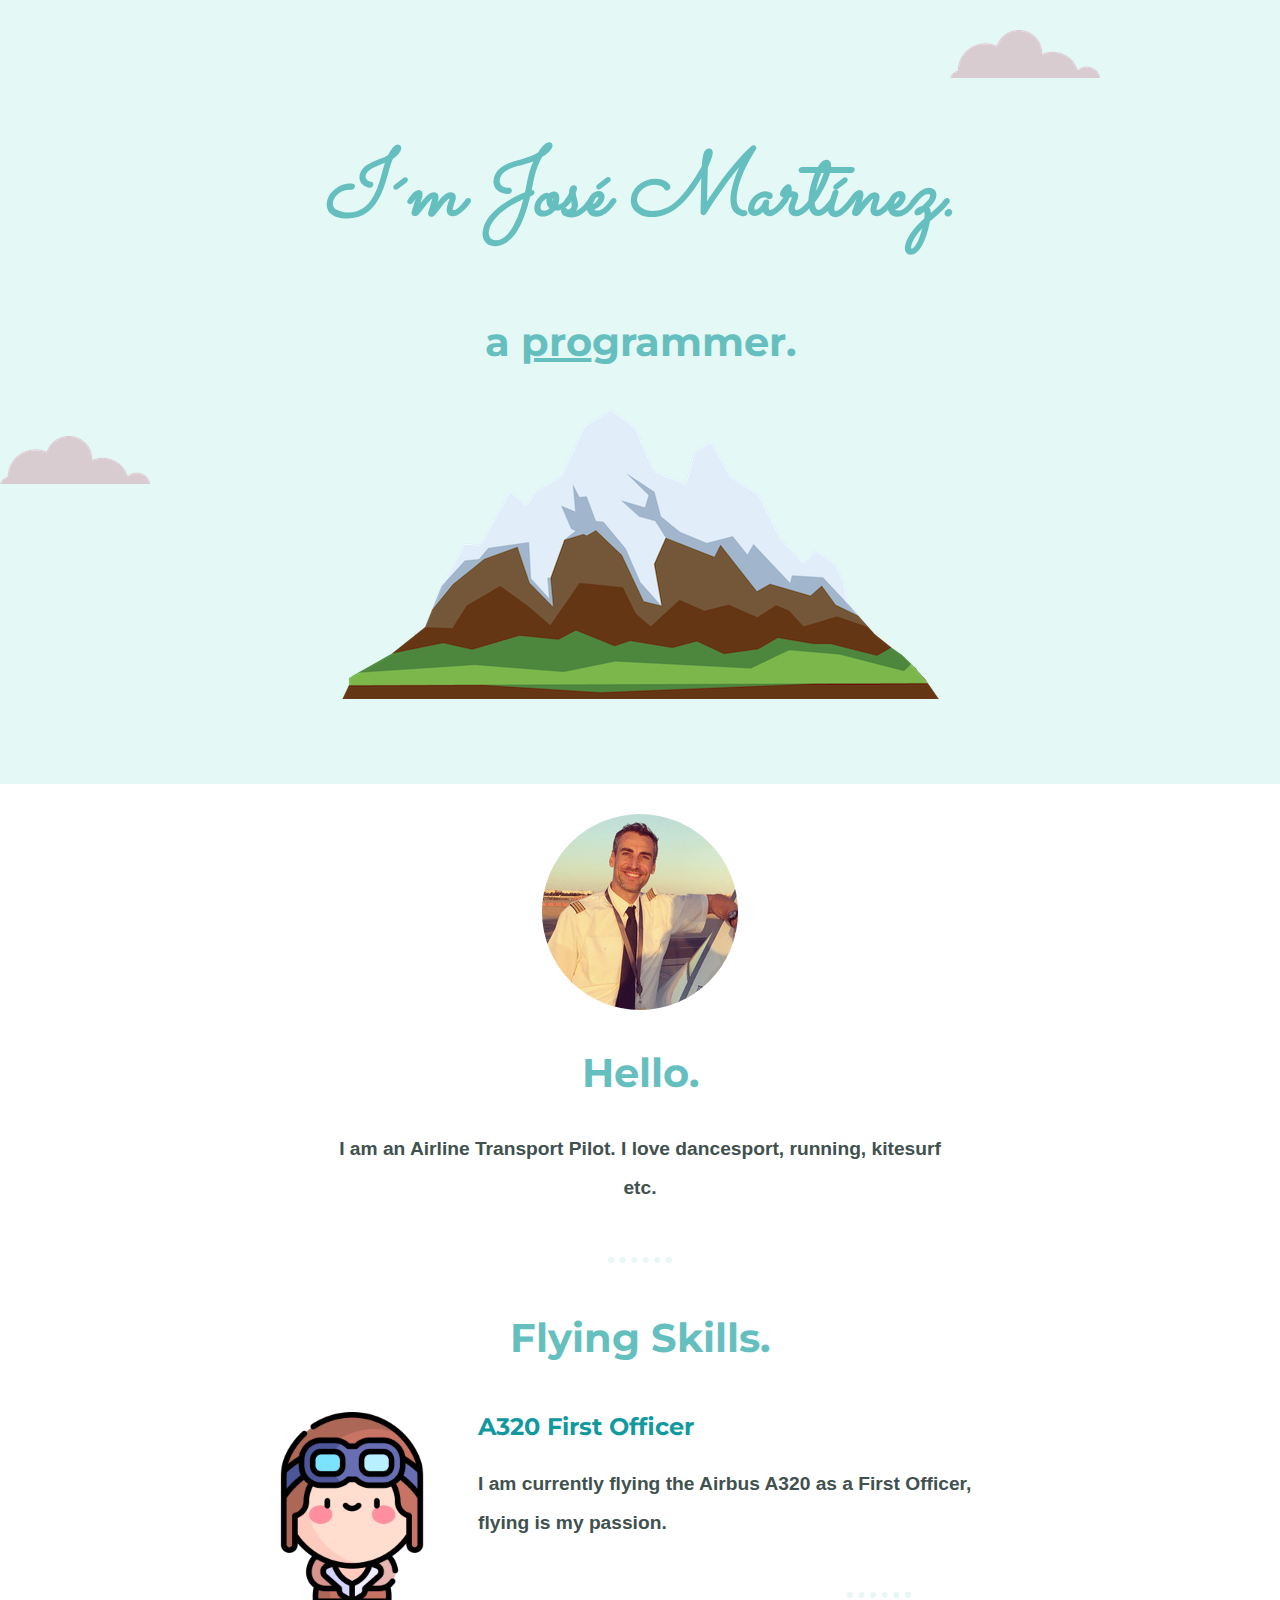
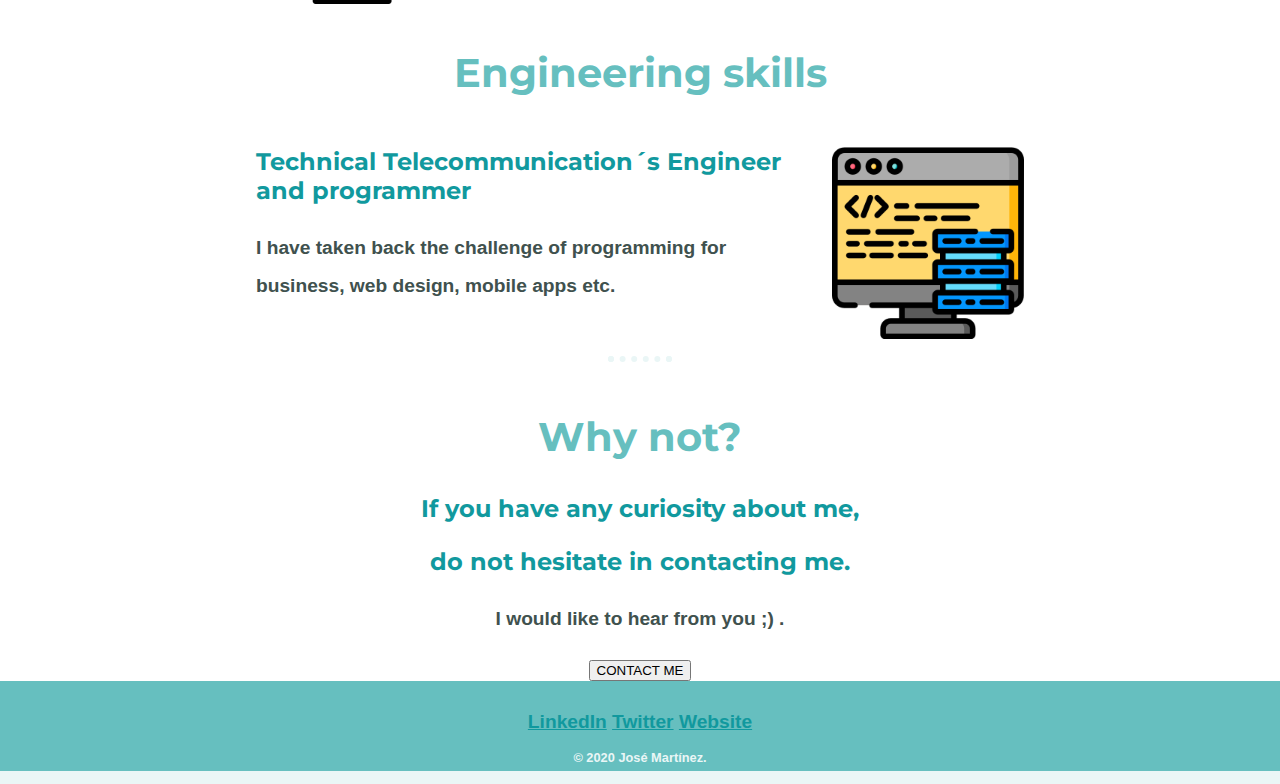
<file: index.html>
<!DOCTYPE html>
<html lang="en" dir="ltr">

<head>
  <meta charset="utf-8">
  <meta name="personal website" content="Esta es la página web personal de José
  Martínez Gracia,
  Piloto de Línea Aérea e Ingeniero Técnico en Telecomunicaciones.">
  <title>🌟José Martínez Personal Site</title>
  <link rel="stylesheet" href="styles.css">
  <link rel="icon" href="images/favicon.ico">
  <link href="https://fonts.googleapis.com/css?family=Merriweather|Montserrat|Sacramento&display=swap" rel="stylesheet">
</head>

<body>

  <div class="top-container">
    <img class="top-cloud" src="images/cloud.png" alt="cloud-img">
    <h1><em>I´m José Martínez.</em>  </h1>
    <h2><p>a <span class="pro">pro</span>grammer.</p></h2>

    <iframe class="tcavion" src="https://giphy.com/embed/88irDCSo4nZB0B1zA4" width="150" height="150" frameBorder="0" allowFullScreen></iframe>
    <img class="bigmountain" src="images/mountain.png" alt="mountain-img">
    <img class="bottom-cloud" src="images/cloud.png" alt="cloud-img">
  </div>

  <div class="middle-container">
    <div class="profile">
      <img class="selfie" src="images/selfiecircle.png" alt="selfie jose martinez">
      <h2>Hello.</h2>
      <p class="descriptor">I am an Airline Transport Pilot. I love dancesport, running, kitesurf etc.</p>
    </div>

    <hr>

    <div class="skills">
      <h2>Flying Skills.</h2>
      <div class="skill-row">
        <img class="icon1" src="images/aviator.png" alt="icono piloto">
        <h3>A320 First Officer</h3>
        <p class="descriptor-aviation"> I am currently flying the Airbus A320 as a First Officer, flying is my passion.</p>
      </div>

      <hr>

      <h2>Engineering skills</h2>
      <div class="skill-row">

        <img class="icon2" src="images/web.png" alt="icono web">
        <h3>Technical Telecommunication´s Engineer and programmer</h3>
        <p class="descriptor-program">I have taken back the challenge of programming for business, web design, mobile apps etc.</p>
      </div>
    </div>

    <hr>

    <div class="contact-me">
      <h2>Why not?</h2>
      <h3>If you have any curiosity about me, </h3>
      <h3>do not hesitate in contacting me.</h3>
      <p class="descriptor-contact">I would like to hear from you ;) .</p>
    <button class="btn" href="mailto:jomargra@yahoo.es">CONTACT ME</button>

    </div>
  </div>


  <div class="bottom-container">
    <a class="footer-link" href="https://www.linkedin.com/in/jose-martinez-gracia-8852582b/">LinkedIn</a>
    <a class="footer-link" href="https://twitter.com/jomargra78">Twitter</a>
    <a class="footer-link" href="https://jomargra.github.io/cv/">Website</a>
    <p class="copyrighted">© 2020 José Martínez.</p>
  </div>



</body>

</html>
</file>
<file: styles.css>
/************************TAG SELECTORS**********************************/
body {
  color: #40514E;
  margin: 0;
  text-align: center;
  background-color: #EAF6F6;
  font-family: 'Merriweather', serif;
  font-size: 1.2rem;
  font-weight: bold;
}

h1 {
  font-family: 'Sacramento', cursive;
  font-size: 5.625rem;
  margin: 30px auto 0 auto;
  color: #66BFBF;
}

h2 {
  font-family: 'Montserrat', sans-serif;
  font-size: 2.5rem;
  font-weight: bold;
  color: #66BFBF;
}

h3 {
  font-family: 'Montserrat', sans-serif;
  font-size: 1.5rem;
  font-weight: bold;
  color: #11999E;
}
p{
    line-height: 2;
}
.top-container {
  background-color: #E4F9F5;
  position: relative;
  padding-top: 100px;
  font-family: sans-serif;
}

.middle-container {
  background-color: #FFFFFF;
  position: relative;
  padding-top: 0px;
  padding-bottom: 0px;
  font-family: sans-serif;
}


.bottom-container {
  background-color: #66BFBF;
  position: relative;
  padding-top: 30px;
  font-family: sans-serif;
  color:#11999E;
}
.profile{
  width: 50%;
  margin: auto;

}
.selfie{
  position: relative;
  margin-top: 30px;
}
.bigmountain{
position: relative;
bottom: 80px;

}


.top-cloud {
  position: absolute;
  right: 180px;
  top: 30px;
}

.bottom-cloud {
  position: absolute;
  left: 0;
  bottom: 300px;
}

.tcavion {
  position: absolute;
  left: 100px;
  bottom: 300px;
}

.icon1 {
  width: 25%;
  height: 25%;
  float: left;
  margin-right: 30px;
}

.icon2 {
  width: 25%;
  height: 25%;
  float: right;
  margin-left: 30px;
}

.skill-row {
  width: 60%;
  margin: 50px auto;
  text-align: left;
}


.pro {
  text-decoration: underline;
}

.footer-link {
  color: #11999E;
}
.copyrighted{
  color: #EAF6F6;
  font-size: 0.8rem;
}
hr{
  border: dotted #EAF6F6 6px;
  border-bottom: none;
  width: 4%;
  margin: 50px auto;
}


.descriptor{
  width:100%;
  margin:auto;
}

.btn {
   background: #11CDD4;
   background-image: -webkit-linear-gradient(top, #11CDD4, #11999E);
   background-image: -moz-linear-gradient(top, #11CDD4, #11999E);
   background-image: -ms-linear-gradient(top, #11CDD4, #11999E);
   background-image: -o-linear-gradient(top, #11CDD4, #11999E);
   background-image: linear-gradient(to bottom, #11CDD4, #11999E);
   -webkit-border-radius: 8px;
   -moz-border-radius: 8px;
   border-radius: 8px;
   color: #FFFFFF;
   font-family: Open Sans;
   font-size: 20px;
   font-weight: 100;
   padding: 11px;
   box-shadow: 1px 1px 20px 0px #000000;
   -webkit-box-shadow: 1px 1px 20px 0px #000000;
   -moz-box-shadow: 1px 1px 20px 0px #000000;
   text-shadow: 1px 1px 20px #000000;
   border: solid #337FED 1px;
   text-decoration: none;
   display: inline-block;
   cursor: pointer;
   text-align: center;
}

.btn:hover {
   border: solid #337FED 1px;
   background: #30E3CB;
   background-image: -webkit-linear-gradient(top, #30E3CB, #2BC4AD);
   background-image: -moz-linear-gradient(top, #30E3CB, #2BC4AD);
   background-image: -ms-linear-gradient(top, #30E3CB, #2BC4AD);
   background-image: -o-linear-gradient(top, #30E3CB, #2BC4AD);
   background-image: linear-gradient(to bottom, #30E3CB, #2BC4AD);
   -webkit-border-radius: 8px;
   -moz-border-radius: 8px;
   border-radius: 8px;
   text-decoration: none;
}
</file>
